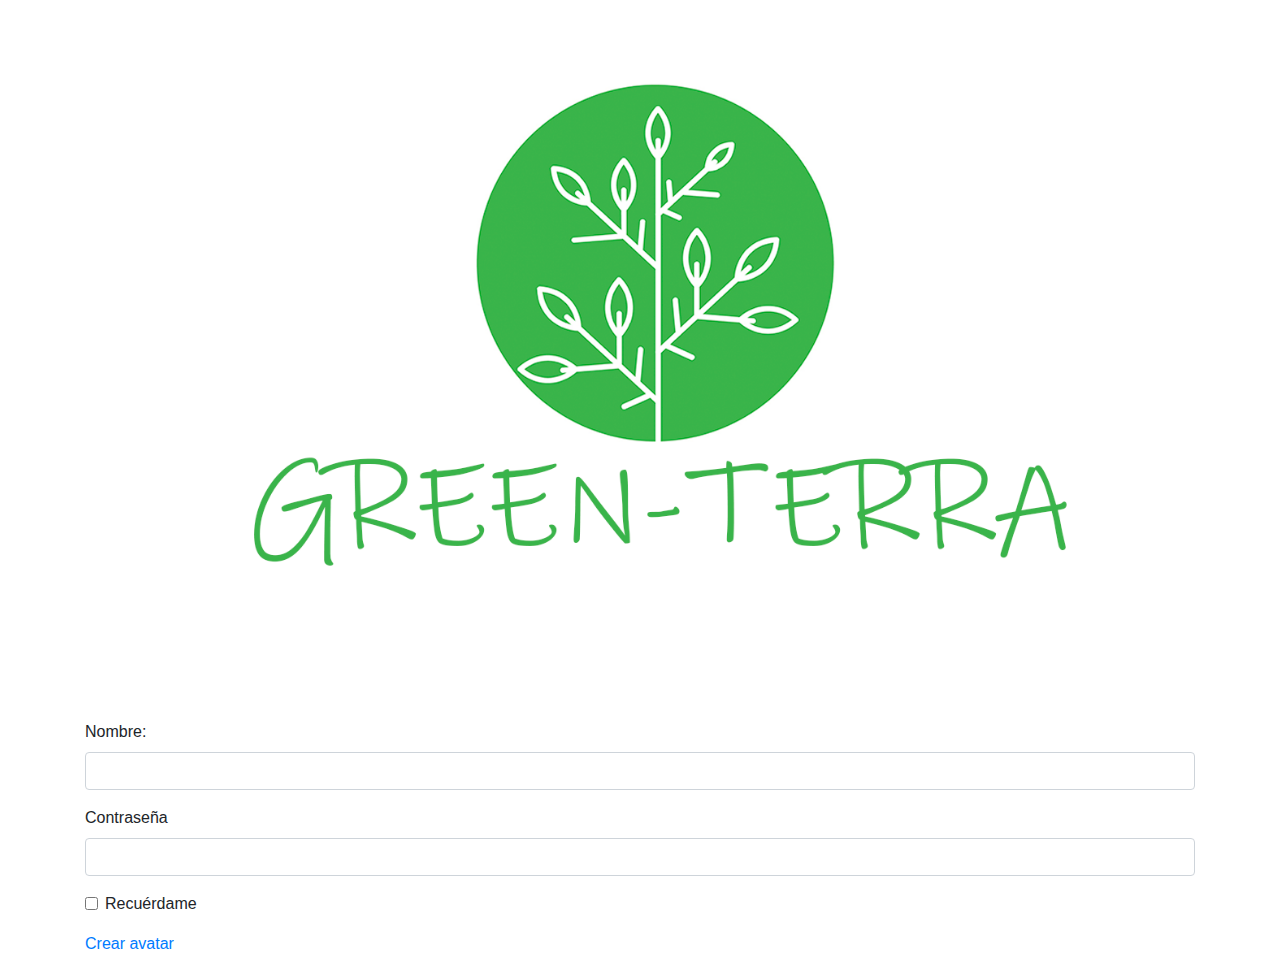
<file: index.html>
<!DOCTYPE html>
<html>
<head>
	<meta charset="utf-8">
  	<meta http-equiv="X-UA-Compatible" content="IE=edge">
  	<meta name="viewport" content="width=device-width, initial-scale=1.0">
	<meta name="theme-color" content="#3AB54A">
  	<title>Juego</title>
  	<!-- TODO add manifest here -->
  	<link rel="manifest" href="manifest.json">
  	<!-- Add to home screen for Safari on iOS -->
  	<meta name="apple-mobile-web-app-capable" content="yes">
  	<meta name="apple-mobile-web-app-status-bar-style" content="black">
  	<meta name="apple-mobile-web-app-title" content="Weather PWA">
  	<link rel="apple-touch-icon" href="images/icons/icon-152x152.png">
  	<meta name="msapplication-TileImage" content="images/icons/icon-144x144.png">
  	<meta name="msapplication-TileColor" content="#2F3BA2">
	<link rel="icon" type="image/png" sizes="32x32" href="images/icons/favicon-32x32.png">
	<link rel="icon" type="image/png" sizes="96x96" href="images/icons/favicon-96x96.png">
	<link rel="icon" type="image/png" sizes="16x16" href="images/icons/favicon-16x16.png">

	<link rel="stylesheet" href="bootstrap.css">
</head>

<body>
	<!-- Begin page content -->
	<div class="container">
		<br><br>
		<div class="row">
			<div class="col-12">
				<img src="images/logo.png" alt="Logo" style="width: 100%;">
			</div>
		</div>
		<br><br>
		<div class="row">
			<div class="col-12">
			<form>
				<div class="form-group">
					<label for="exampleInputEmail1">Nombre:</label>
					<input type="email" class="form-control" id="exampleInputEmail1" aria-describedby="emailHelp">
				</div>
				<div class="form-group">
					<label for="exampleInputPassword1">Contraseña</label>
					<input type="password" class="form-control" id="exampleInputPassword1">
				</div>
				<div class="form-group form-check">
					<input type="checkbox" class="form-check-input" id="exampleCheck1">
					<label class="form-check-label" for="exampleCheck1">Recuérdame</label>
				</div>
				<a href="avatar.html">Crear avatar</a>
				<br>
			</form>
			</div>
		</div>
	</div>

	<script>
		(function() {
	  		if ('serviceWorker' in navigator) {
    				navigator.serviceWorker.register('sw.js').then(function() { 
					console.log('Service Worker Registered'); 
				});
  			}
		})();
	</script>
	<script src="jquery.js"></script>
	<script src="bootstrap.js"></script>
</body>
</html>
</file>
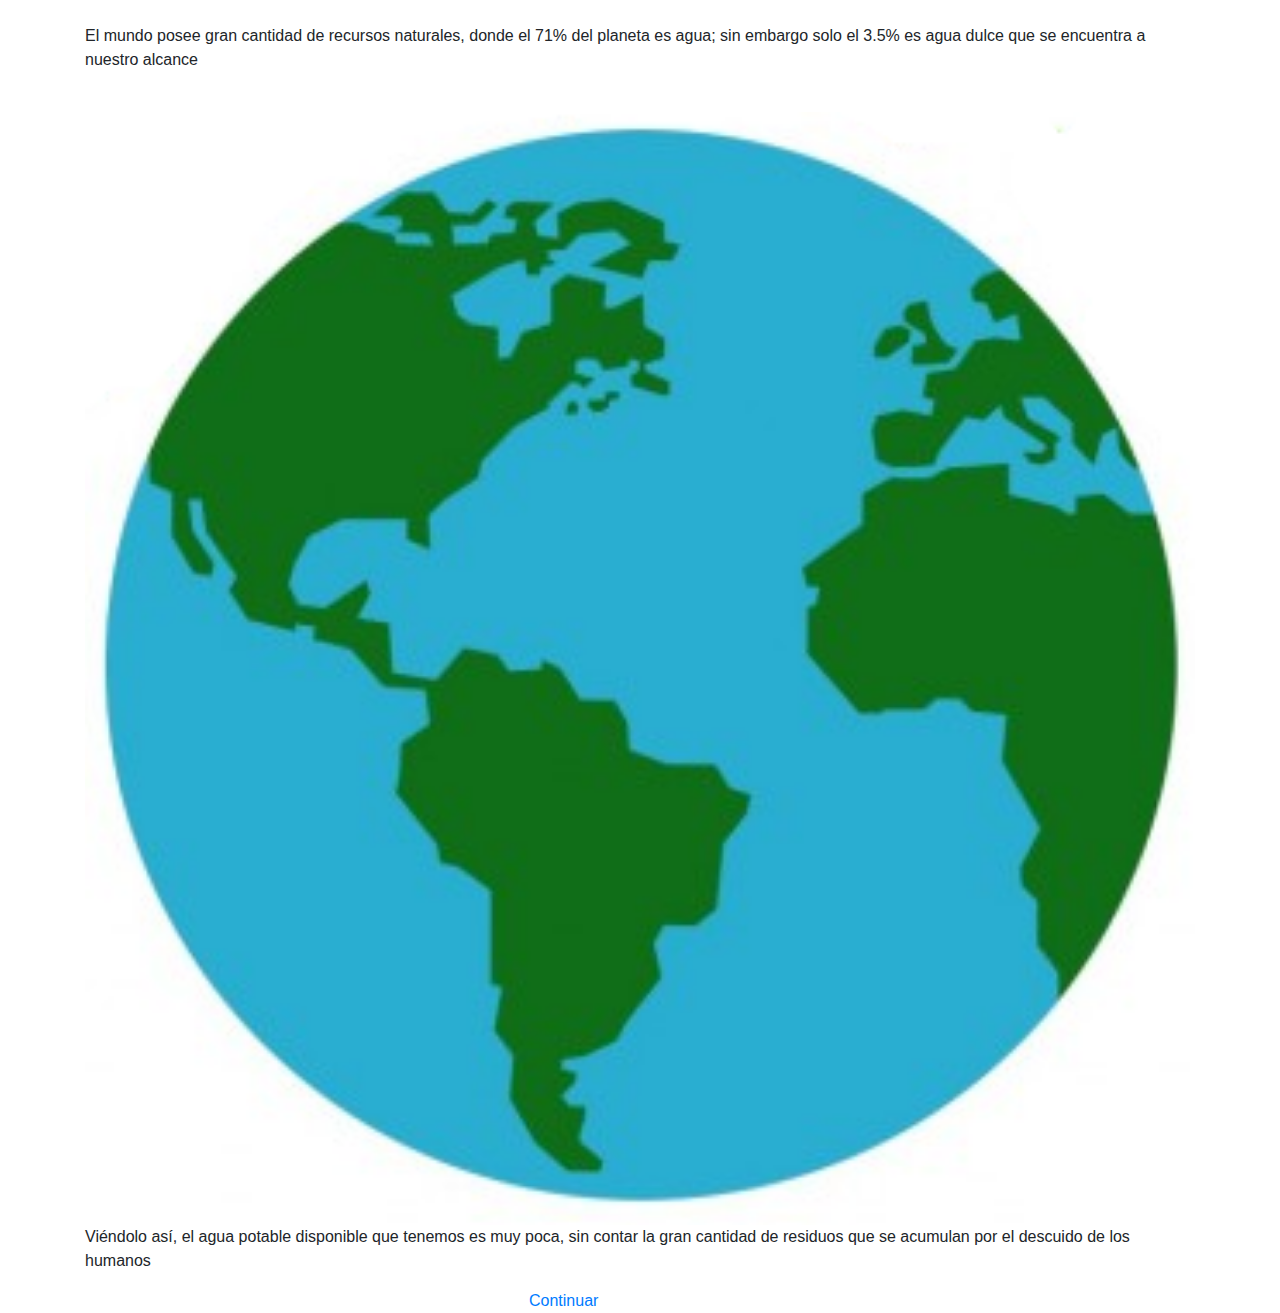
<file: guia1.html>
<!DOCTYPE html>
<html>
<head>
	<meta charset="utf-8">
  	<meta http-equiv="X-UA-Compatible" content="IE=edge">
  	<meta name="viewport" content="width=device-width, initial-scale=1.0">
	<meta name="theme-color" content="#3AB54A">
  	<title>Juego</title>
  	<!-- TODO add manifest here -->
  	<link rel="manifest" href="manifest.json">
  	<!-- Add to home screen for Safari on iOS -->
  	<meta name="apple-mobile-web-app-capable" content="yes">
  	<meta name="apple-mobile-web-app-status-bar-style" content="black">
  	<meta name="apple-mobile-web-app-title" content="Weather PWA">
  	<link rel="apple-touch-icon" href="images/icons/icon-152x152.png">
  	<meta name="msapplication-TileImage" content="images/icons/icon-144x144.png">
  	<meta name="msapplication-TileColor" content="#2F3BA2">
	<link rel="icon" type="image/png" sizes="32x32" href="images/icons/favicon-32x32.png">
	<link rel="icon" type="image/png" sizes="96x96" href="images/icons/favicon-96x96.png">
	<link rel="icon" type="image/png" sizes="16x16" href="images/icons/favicon-16x16.png">

	<link rel="stylesheet" href="bootstrap.css">
</head>

<body>

	<!-- Begin page content -->
	<div class="container">
		<div class="row">
			<div class="col-12">
				<br>
				<p>El mundo posee gran cantidad de recursos naturales, donde el 71% del planeta es agua; sin embargo solo el 3.5% es agua dulce que se encuentra a nuestro alcance</p>
				<br>
				<img src="images/tierra.png" alt="Tierra" style="width: 100%;">
				<br>
				<p>Viéndolo así, el agua potable disponible que tenemos es muy poca, sin contar la gran cantidad de residuos que se acumulan por el descuido de los humanos</p>
			</div>
		</div>
		<div class="row">
			<div class="col-12">
				<a href="guia2.html" style="position: relative; left: 40%;">Continuar</a>
				<br>
			</div>
		</div>
	</div>
</body>
</html>
</file>
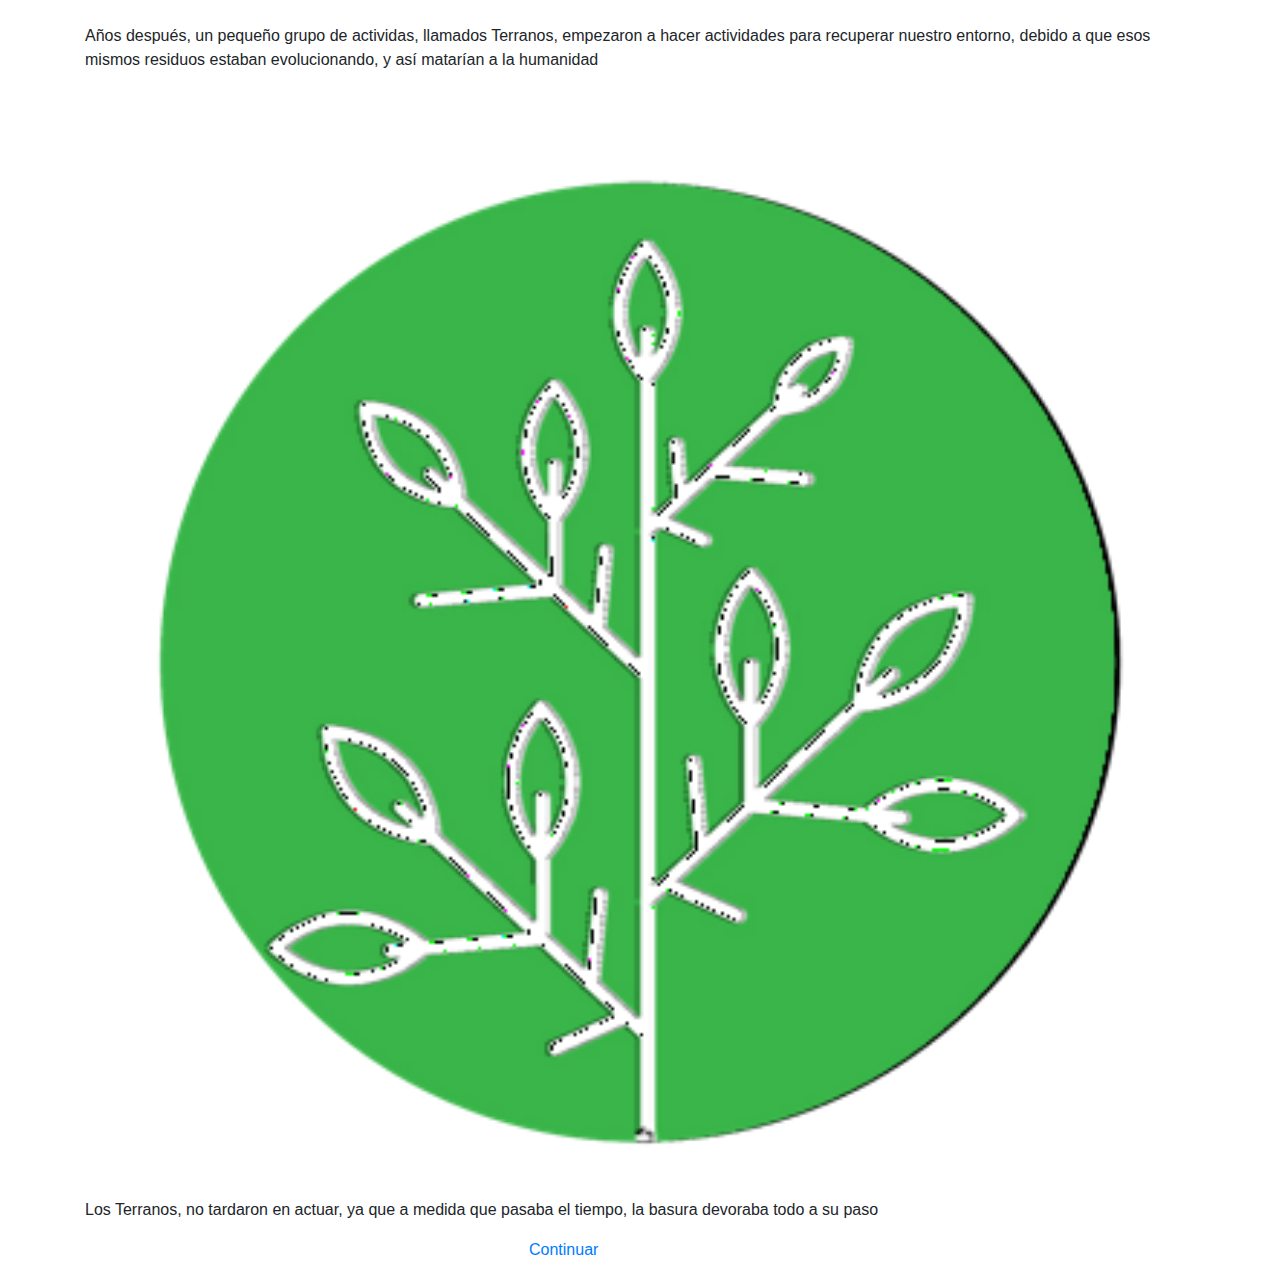
<file: guia2.html>
<!DOCTYPE html>
<html>
<head>
	<meta charset="utf-8">
  	<meta http-equiv="X-UA-Compatible" content="IE=edge">
  	<meta name="viewport" content="width=device-width, initial-scale=1.0">
	<meta name="theme-color" content="#3AB54A">
  	<title>Juego</title>
  	<!-- TODO add manifest here -->
  	<link rel="manifest" href="manifest.json">
  	<!-- Add to home screen for Safari on iOS -->
  	<meta name="apple-mobile-web-app-capable" content="yes">
  	<meta name="apple-mobile-web-app-status-bar-style" content="black">
  	<meta name="apple-mobile-web-app-title" content="Weather PWA">
  	<link rel="apple-touch-icon" href="images/icons/icon-152x152.png">
  	<meta name="msapplication-TileImage" content="images/icons/icon-144x144.png">
  	<meta name="msapplication-TileColor" content="#2F3BA2">
	<link rel="icon" type="image/png" sizes="32x32" href="images/icons/favicon-32x32.png">
	<link rel="icon" type="image/png" sizes="96x96" href="images/icons/favicon-96x96.png">
	<link rel="icon" type="image/png" sizes="16x16" href="images/icons/favicon-16x16.png">

	<link rel="stylesheet" href="bootstrap.css">
</head>

<body>
	<!-- Begin page content -->
	<div class="container">
		<div class="row">
			<div class="col-12">
				<br>
				<p>Años después, un pequeño grupo de actividas, llamados Terranos, empezaron a hacer actividades para recuperar nuestro entorno, debido a que esos mismos residuos estaban evolucionando, y así matarían a la humanidad</p>
				<img src="images/icons/icon-384x384.png" alt="Logo" style="width: 100%;">
				<br>
				<p>Los Terranos, no tardaron en actuar, ya que a medida que pasaba el tiempo, la basura devoraba todo a su paso</p>
			</div>
		</div>
		<div class="row">
			<div class="col-12">
				<a href="guia3.html" style="position: relative; left: 40%;">Continuar</a>
				<br>
			</div>
		</div>
	</div>
</body>
</html>
</file>
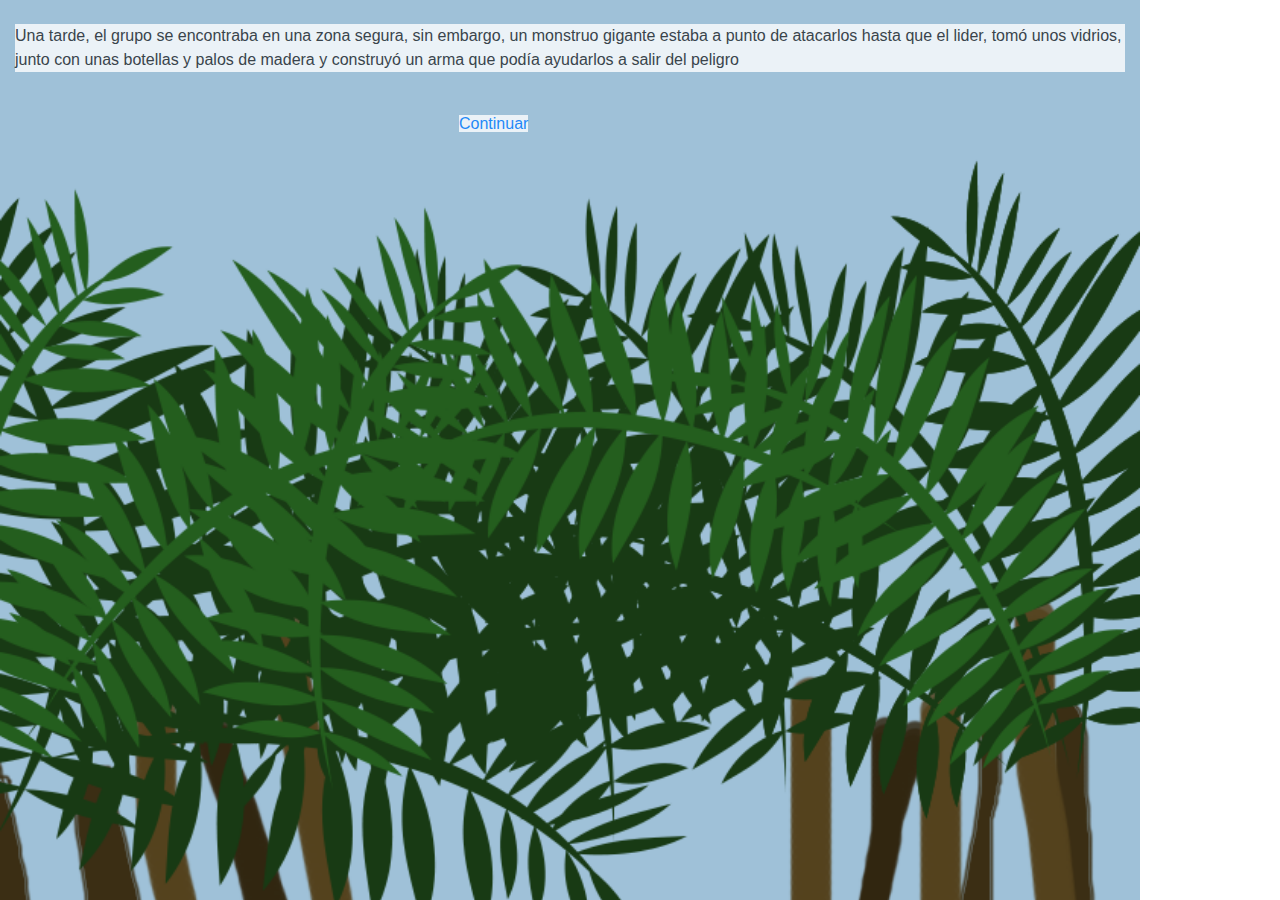
<file: guia3.html>
<!DOCTYPE html>
<html>
<head>
	<meta charset="utf-8">
  	<meta http-equiv="X-UA-Compatible" content="IE=edge">
  	<meta name="viewport" content="width=device-width, initial-scale=1.0">
	<meta name="theme-color" content="#3AB54A">
  	<title>Juego</title>
  	<!-- TODO add manifest here -->
  	<link rel="manifest" href="manifest.json">
  	<!-- Add to home screen for Safari on iOS -->
  	<meta name="apple-mobile-web-app-capable" content="yes">
  	<meta name="apple-mobile-web-app-status-bar-style" content="black">
  	<meta name="apple-mobile-web-app-title" content="Weather PWA">
  	<link rel="apple-touch-icon" href="images/icons/icon-152x152.png">
  	<meta name="msapplication-TileImage" content="images/icons/icon-144x144.png">
  	<meta name="msapplication-TileColor" content="#2F3BA2">
	<link rel="icon" type="image/png" sizes="32x32" href="images/icons/favicon-32x32.png">
	<link rel="icon" type="image/png" sizes="96x96" href="images/icons/favicon-96x96.png">
	<link rel="icon" type="image/png" sizes="16x16" href="images/icons/favicon-16x16.png">

	<link rel="stylesheet" href="bootstrap.css">
</head>

<body>
	<!-- Begin page content -->
	<div class="container" style="background-image: url('images/monstruo.png'); height: 100%; position: absolute; background-size: cover;">
		<div class="row">
			<div class="col-12">
				<br>
				<p style="background-color: white; opacity: 0.8;">Una tarde, el grupo se encontraba en una zona segura, sin embargo, un monstruo gigante estaba a punto de atacarlos hasta que el lider, tomó unos vidrios, junto con unas botellas y palos de madera y construyó un arma que podía ayudarlos a salir del peligro</p>
				<br>
				<a href="juego.html" style="position: relative; left: 40%; background-color: white; opacity: 0.8;">Continuar</a>
				<br>
			</div>
		</div>
	</div>
</body>
</html>
</file>
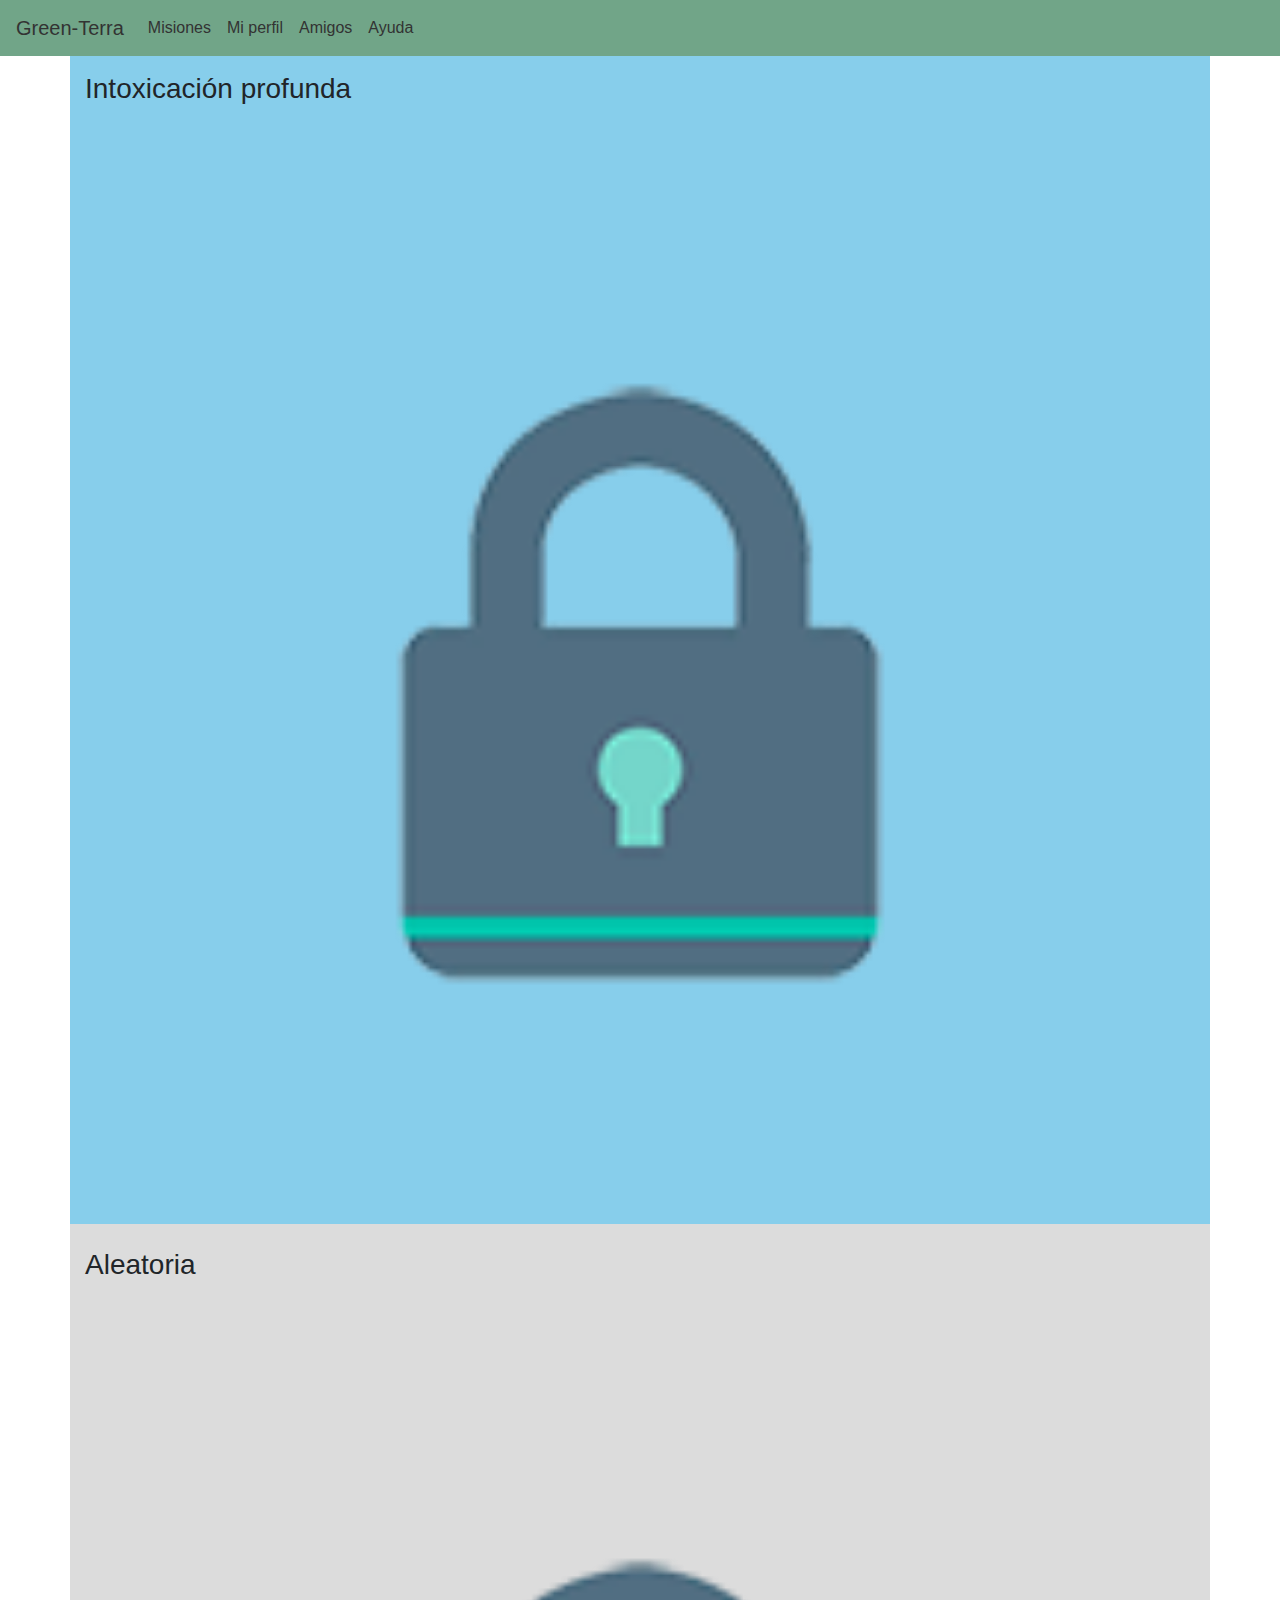
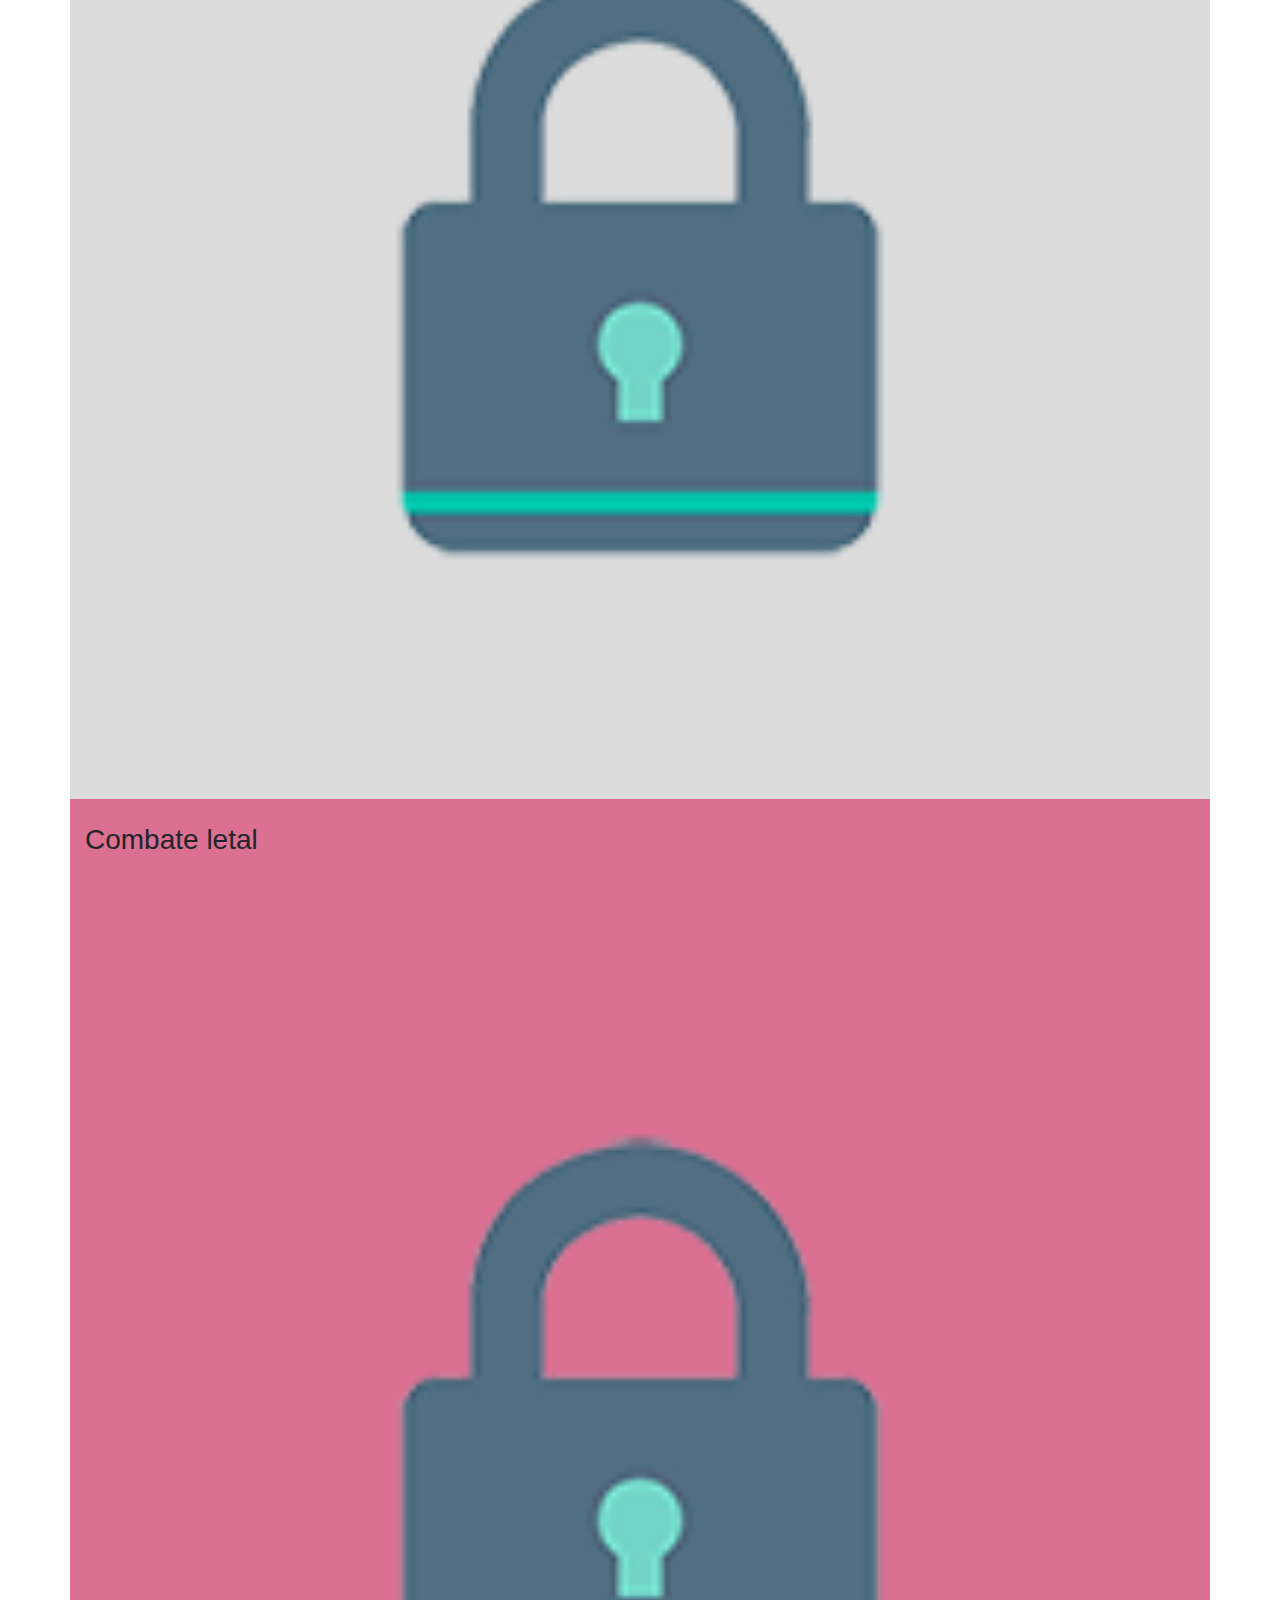
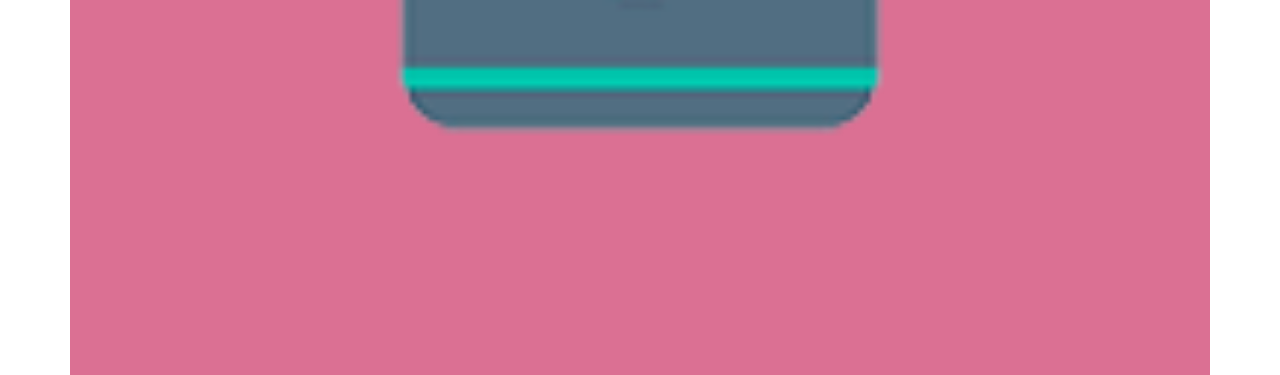
<file: misiones.html>
<!DOCTYPE html>
<html>
<head>
	<meta charset="utf-8">
  	<meta http-equiv="X-UA-Compatible" content="IE=edge">
  	<meta name="viewport" content="width=device-width, initial-scale=1.0">
	<meta name="theme-color" content="#3AB54A">
  	<title>Juego</title>
  	<!-- TODO add manifest here -->
  	<link rel="manifest" href="manifest.json">
  	<!-- Add to home screen for Safari on iOS -->
  	<meta name="apple-mobile-web-app-capable" content="yes">
  	<meta name="apple-mobile-web-app-status-bar-style" content="black">
  	<meta name="apple-mobile-web-app-title" content="Weather PWA">
  	<link rel="apple-touch-icon" href="images/icons/icon-152x152.png">
  	<meta name="msapplication-TileImage" content="images/icons/icon-144x144.png">
  	<meta name="msapplication-TileColor" content="#2F3BA2">
	<link rel="icon" type="image/png" sizes="32x32" href="images/icons/favicon-32x32.png">
	<link rel="icon" type="image/png" sizes="96x96" href="images/icons/favicon-96x96.png">
	<link rel="icon" type="image/png" sizes="16x16" href="images/icons/favicon-16x16.png">

	<link rel="stylesheet" href="bootstrap.css">
</head>

<body>


    <header>
		<!-- Fixed navbar -->
		<nav class="navbar navbar-expand-md navbar-dark fixed-top" style="background-color: #71a588;">
		  	<a class="navbar-brand" href="#" style="color: #333;">Green-Terra</a>
		  	<button class="navbar-toggler" type="button" data-toggle="collapse" data-target="#navbarCollapse" aria-controls="navbarCollapse" aria-expanded="false" aria-label="Toggle navigation">
				<span class="navbar-toggler-icon"></span>
		  	</button>
		  	<div class="collapse navbar-collapse" id="navbarCollapse">
				<ul class="navbar-nav mr-auto">
					<li class="nav-item active">
						<a class="nav-link" href="#" style="color: #333;">Misiones</a>
					</li>
					<li class="nav-item">
						<a class="nav-link" href="perfil.html" style="color: #333;">Mi perfil</a>
					</li>
					<li class="nav-item">
						<a class="nav-link" href="#" style="color: #333;">Amigos</a>
					</li>
					<li class="nav-item">
						<a class="nav-link" href="#" style="color: #333;">Ayuda</a>
					</li>
				</ul>
		  	</div>
		</nav>
	</header>
	<br><br>
	<!-- Begin page content -->
	<div class="container">
		<div class="row">
			<div class="col-12" style="background-color: skyblue;">
				<br>
				<h3>Intoxicación profunda</h3>
				<img src="images/lock.png" alt="lock" onclick="mensaje(1);" style="width: 100%">
			</div>
		</div>
		<div class="row">
			<div class="col-12" style="background-color:gainsboro;">
				<br>
				<h3>Aleatoria</h3>
				<img src="images/lock.png" alt="lock" onclick="mensaje(2);" style="width: 100%">
			</div>
		</div>
		<div class="row">
			<div class="col-12" style="background-color: palevioletred;">
				<br>
				<h3>Combate letal</h3>
				<img src="images/lock.png" alt="lock" onclick="mensaje(3);" style="width: 100%">
			</div>
		</div>
	</div>
	<script>
		function mensaje(num) {
			switch (num) {
				case 1:
					alert('Consiste en recolectar 50 botellas de plastico en un nivel. \nTiempo estimado: 2-5 minutos. \nRecompensa: 500mil de xp');
					break;
				case 2:
					alert('Juega en modo aleatorio');
					break;
				case 3:
					alert('Consiste en matar 5 monstruos cada uno en un único combate. \nTiempo estimado: 1 minuto por combate. \nRecompensa: 500mil de xp');
					break;
			}
		}
	</script>
	<script src="jquery.js"></script>
	<script src="bootstrap.js"></script>
</body>
</html>
</file>
